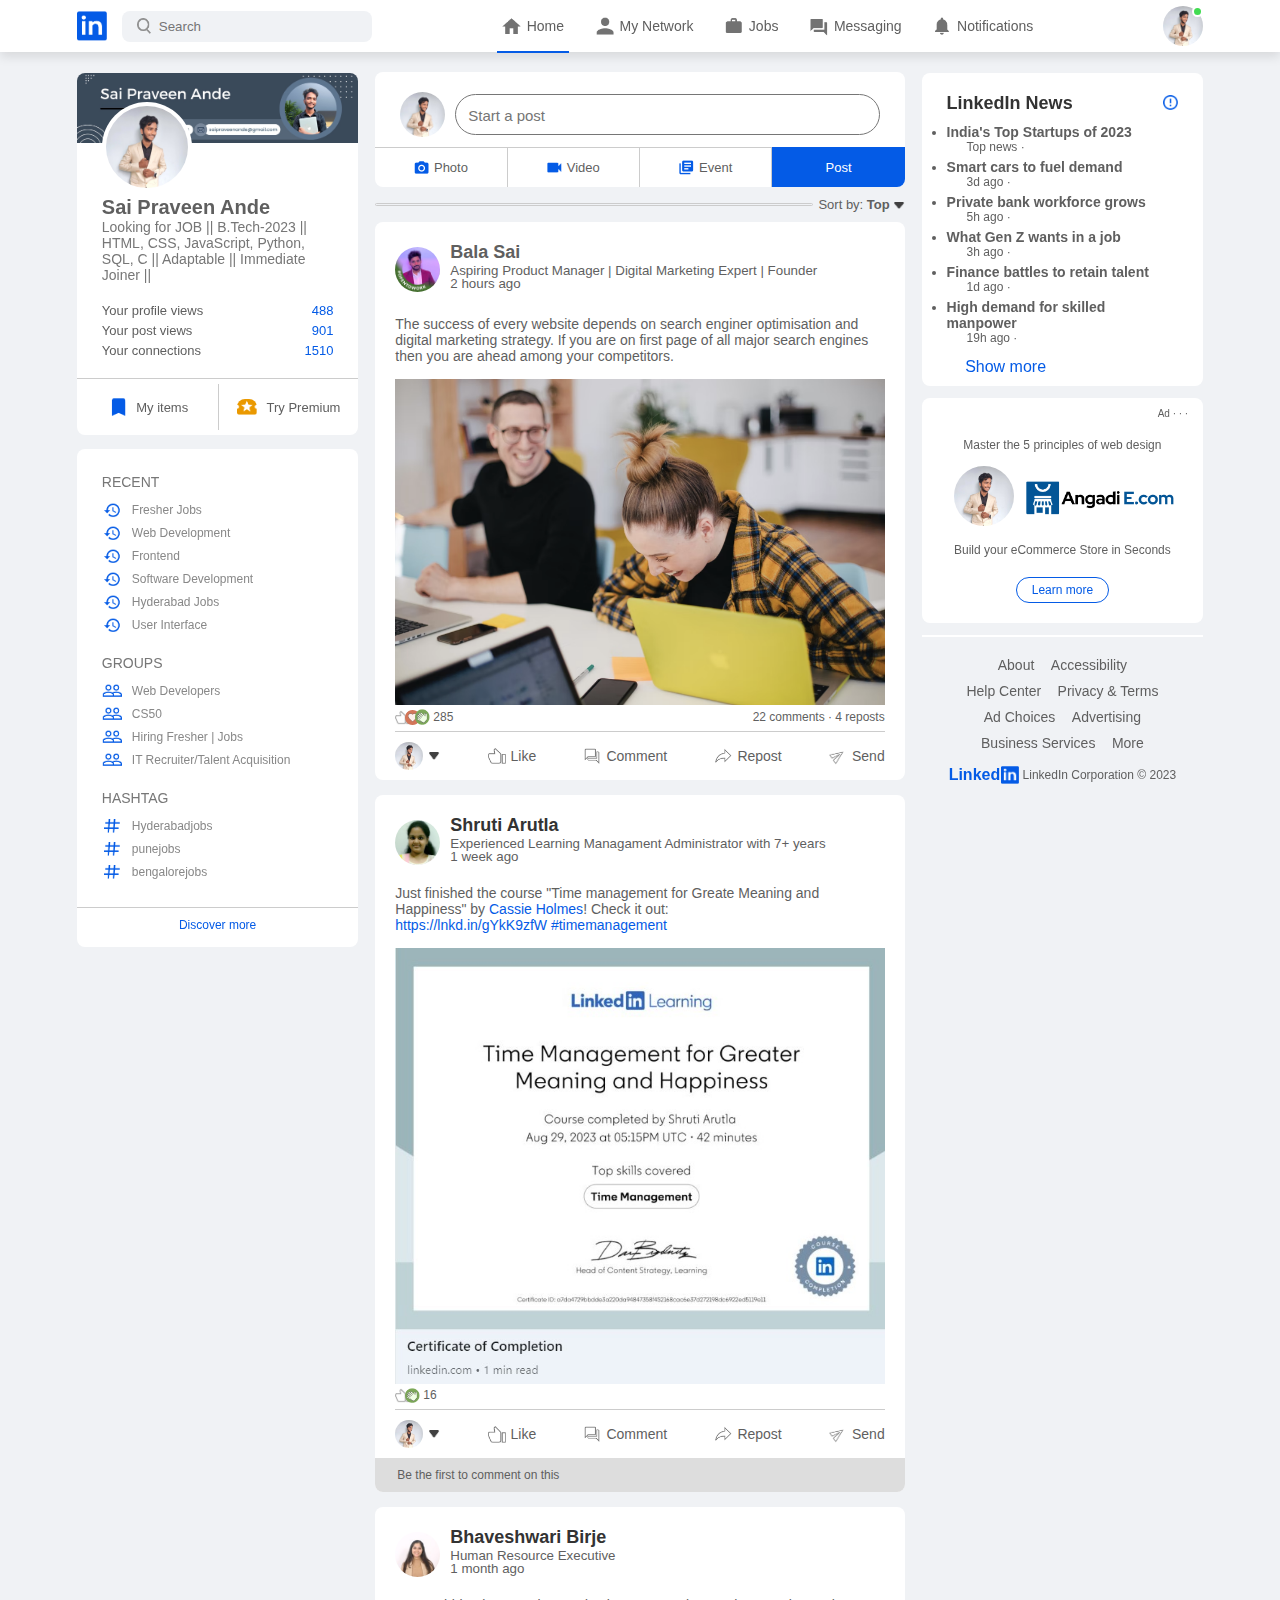
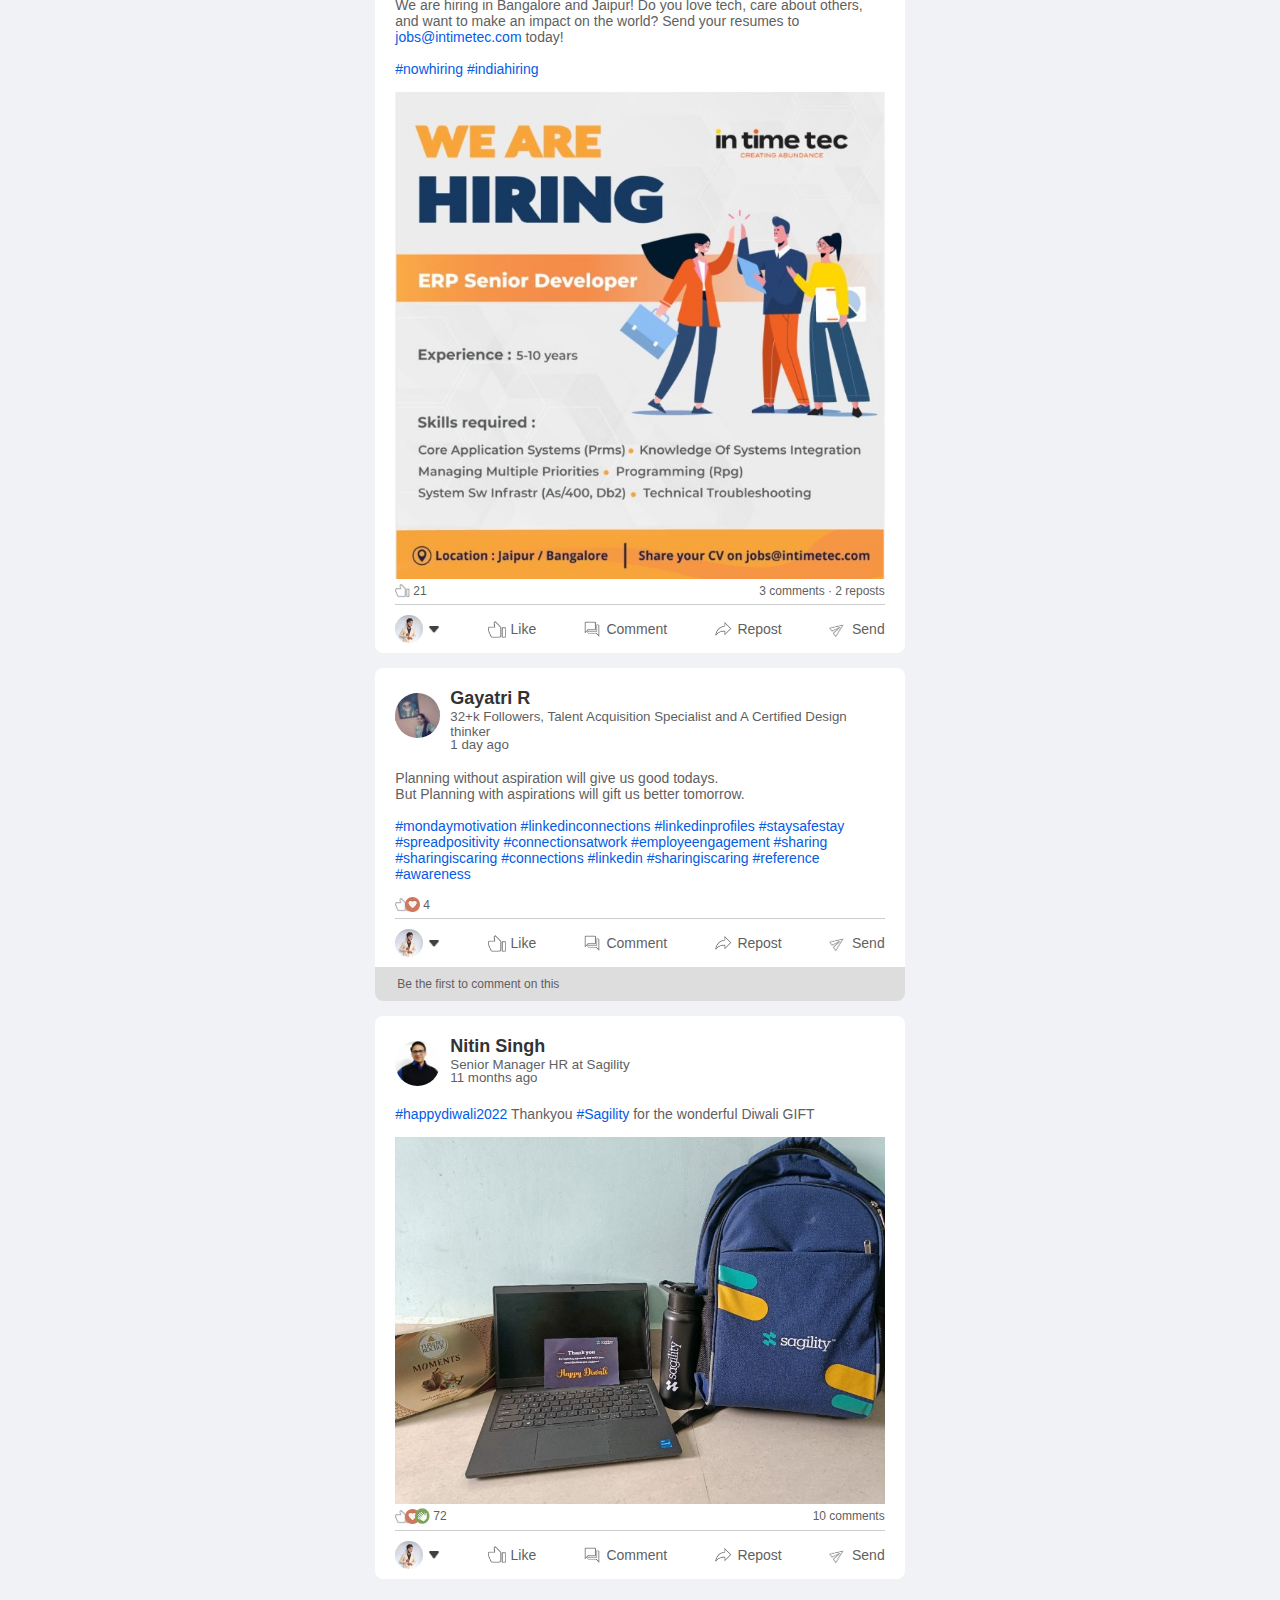
<file: index.html>
<!DOCTYPE html>
<html lang="en">
<head>
    <meta charset="UTF-8">
    <meta name="viewport" content="width=device-width, initial-scale=1.0">
    <title>LinkedIn</title>
    <link rel="stylesheet" href="./style.css">
</head>
<body>

    <nav class="navbar">
        <div class="navbar-left">
            <a href="index.html" class="logo"> <img src="./images/logo.png"/></a>
            <div class="search-box">
                <img src="./images/search.png"/>
                <input type="text" placeholder="Search"/>
            </div>
        </div>
        <div class="navbar-center">
            <ul type="none">
                <li><a href="index.html" class="active-link"><img src="./images/home.png"/><span>Home</span></a></li>
                <li><a href="#"><img src="./images/network.png"/><span>My Network</span></a></li>
                <li><a href="#"><img src="./images/jobs.png"/><span>Jobs</span></a></li>
                <li><a href="#"><img src="./images/message.png"/><span>Messaging</span></a></li>
                <li><a href="#"><img src="./images/notification.png"/><span>Notifications</span></a></li>
            </ul>
        </div>
        <div class="navbar-right">
            <div class="online">
            <img src="./images/user-1.jpg" class="nav-profile-img" onclick="toggleMenu()"/>
            </div>
        </div>

        <div class="profile-menu-wrap" id="profileMenu">
            <div class="profile-menu">
                <div class="user-info">
                    <img src="./images/user-1.jpg">
                    <div>
                        <h3>Sai Praveen Ande</h3>
                        <a href="profile.html">View your profile</a>
                    </div>
                </div>
                <hr>
                <a href="#" class="profile-menu-link">
                    <img src="./images/feedback.png"/>
                    <p>Give Feedback</p>
                    <span>></span>
                </a>
                <a href="#" class="profile-menu-link">
                    <img src="./images/setting.png"/>
                    <p>Settings & Privacy</p>
                    <span>></span>
                </a>
                <a href="#" class="profile-menu-link">
                    <img src="./images/help.png"/>
                    <p>Help & Support</p>
                    <span>></span>
                </a>
                <a href="#" class="profile-menu-link">
                    <img src="./images/display.png"/>
                    <p>Display & Accessibility</p>
                    <span>></span>
                </a>
                <a href="#" class="profile-menu-link">
                    <img src="./images/logout.png"/>
                    <p>Sign Out</p>
                    <span>></span>
                </a>
            </div>
        </div>

    </nav>

    <div class="container">
        <div class="left-sidebar">
             <div class="sidebar-profile-box">
                <img src="./images/coverPhoto.jpg" width="100%"/>
                <div class="sidebar-profile-info">
                    <img src="./images/user-1.jpg" />
                    <h1><a href="https://www.linkedin.com/in/saipraveenande/">Sai Praveen Ande</a></h1>
                    <h3>Looking for JOB || B.Tech-2023 || HTML, CSS, JavaScript, Python, SQL, C || Adaptable || Immediate Joiner ||</h3>
                    <ul type="none">
                        <li>Your profile views<span>488</span></li>
                        <li>Your post views<span>901</span></li>
                        <li>Your connections<span>1510</span></li>
                    </ul>
                </div>
                <div class="sidebar-profile-link">
                    <a href="https://www.linkedin.com/my-items/saved-jobs/?start=0"><img src="./images/items.png"/> My items</a>
                    <a href="https://www.linkedin.com/premium/survey/?destRedirectURL=https%3A%2F%2Fwww.linkedin.com%2Ffeed%2F&referenceId=xdTeZHtzRZeJsNOkuQIhWA%3D%3D&upsellOrderOrigin=premium_homepage_identity_upsell&utype=job"><img src="./images/premium.png"/> Try Premium</a>
                </div>
             </div>
            <div id="sidebarActivity" class="sidebar-activity">
                <h3>RECENT</h3>
                <a href="#"><img src="./images/recent.png" />Fresher Jobs</a>
                <a href="#"><img src="./images/recent.png" />Web Development</a>
                <a href="#"><img src="./images/recent.png" />Frontend</a>
                <a href="#"><img src="./images/recent.png" />Software Development</a>
                <a href="#"><img src="./images/recent.png" />Hyderabad Jobs</a>
                <a href="#"><img src="./images/recent.png" />User Interface</a>
                <h3>GROUPS</h3>
                <a href="#"><img src="./images/group.png" />Web Developers</a>
                <a href="#"><img src="./images/group.png" />CS50</a>
                <a href="#"><img src="./images/group.png" />Hiring Fresher | Jobs</a>
                <a href="#"><img src="./images/group.png" />IT Recruiter/Talent Acquisition</a>
                <h3>HASHTAG</h3>
                <a href="#"><img src="./images/hashtag.png" />Hyderabadjobs</a>
                <a href="#"><img src="./images/hashtag.png" />punejobs</a>
                <a href="#"><img src="./images/hashtag.png" />bengalorejobs</a>
                <div class="discover-more-link">
                    <a href="#">Discover more</a>
                </div>
            </div>
            <p id="showMoreLink" onclick="toggleActivity()">Show more <b>+</b></p>
        </div>

        <div class="main-content">
            <div class="create-post">
                <div class="create-post-input">
                    <img src="./images/user-1.jpg" />
                    <textarea rows="1" placeholder="Start a post"></textarea>
                </div>
                <div class="create-post-link">
                    <li><img src="./images/photo.png" />Photo</li>
                    <li><img src="./images/video.png" />Video</li>
                    <li><img src="./images/event.png" />Event</li>
                    <li>Post</li>
                </div>
            </div>
            <div class="sort-by">
                <hr/>
                <p>Sort by: <span>Top<img src="./images/down-arrow.png"/></span></p>
            </div>
            <div class="post">
                <div class="post-author">
                    <a href="profile.html"><img src="./images/user-3.jpg" /></a>
                    <div>
                        <h1><a href="profile.html">Bala Sai</a></h1>
                        <small>Aspiring Product Manager | Digital Marketing Expert | Founder</small>
                        <small>2 hours ago</small>
                    </div>
                </div>
                <p>The success of every website depends on search enginer optimisation and digital marketing strategy. If you are on first page of all major search engines then you are ahead among your competitors.</p>
                <img src="./images/post-image-1.png" width="100%">
                <div class="post-stats">
                    <div>
                        <img src="./images/thumbsup.png"/>
                        <img src="./images/love.png"/>
                        <img src="./images/clap.png"/>
                        <span class="liked-users">285</span>
                    </div>
                    <div>
                        <span>22 comments &middot; 4 reposts</span>
                    </div>
                </div>
                <div class="post-activity">
                    <div>
                        <img src="./images/user-1.jpg" class="post-activity-user-icon"/>
                        <img src="./images/down-arrow.png" class="post-activity-arrow-icon"/>
                    </div>
                    <div class="post-activity-link">
                        <img src="./images/like.png"/>
                        <span>Like</span>
                    </div>
                    <div class="post-activity-link">
                        <img src="./images/comment.png"/>
                        <span>Comment</span>
                    </div>
                    <div class="post-activity-link">
                        <img src="./images/share.png"/>
                        <span>Repost</span>
                    </div>
                    <div class="post-activity-link">
                        <img src="./images/send.png"/>
                        <span>Send</span>
                    </div>
                </div>
            </div>
            <div class="post">
                <div class="post-author">
                    <img src="./images/user-6.jpg" />
                    <div>
                        <h1>Shruti Arutla</h1>
                        <small>Experienced Learning Managament Administrator with 7+ years</small>
                        <small>1 week ago</small>
                    </div>
                </div>
                <p>Just finished the course "Time management for Greate Meaning and Happiness" by <a href="https://www.linkedin.com/in/cassiemholmes/">Cassie Holmes</a>! Check it out: <br><a href="https://www.linkedin.com/learning/certificates/a7da4729bbdde3a220da94847358f452168cac6e37d272198dc6922ed5119e11?trk=share_certificate">https://lnkd.in/gYkK9zfW</a><a href="#"> #timemanagement</a></p>
                <a href="https://www.linkedin.com/learning/certificates/a7da4729bbdde3a220da94847358f452168cac6e37d272198dc6922ed5119e11?trk=share_certificate"><img src="./images/post-2.jpg" width="100%"></a>
                <div class="post-stats">
                    <div>
                        <img src="./images/thumbsup.png"/>
                        <img src="./images/clap.png"/>
                        <span class="liked-users">16</span>
                    </div>
                </div>
                <div class="post-activity">
                    <div>
                        <img src="./images/user-1.jpg" class="post-activity-user-icon"/>
                        <img src="./images/down-arrow.png" class="post-activity-arrow-icon"/>
                    </div>
                    <div class="post-activity-link">
                        <img src="./images/like.png"/>
                        <span>Like</span>
                    </div>
                    <div class="post-activity-link">
                        <img src="./images/comment.png"/>
                        <span>Comment</span>
                    </div>
                    <div class="post-activity-link">
                        <img src="./images/share.png"/>
                        <span>Repost</span>
                    </div>
                    <div class="post-activity-link">
                        <img src="./images/send.png"/>
                        <span>Send</span>
                    </div>
                </div>
                <p>Be the first to comment on this</p>
            </div>
            <div class="post">
                <div class="post-author">
                    <img src="./images/user3.jpg">
                    <div>
                        <h1>Bhaveshwari Birje</h1>
                        <small>Human Resource Executive</small>
                        <small>1 month ago</small>
                    </div>
                </div>
                <p>We are hiring in Bangalore and Jaipur! Do you love tech, care about others, and want to make an impact on the world? Send your resumes to <a href="#">jobs@intimetec.com</a> today!<br> <br>                    <a href="#"> #nowhiring</a> <a href="#"> #indiahiring</a></p>
                <img src="./images/post-3.jpg" width="100%">
                <div class="post-stats">
                    <div>
                        <img src="./images/thumbsup.png"/>
                        <span class="liked-users">21</span>
                    </div>
                    <div>
                        <span>3 comments &middot; 2 reposts</span>
                    </div>
                </div>
                <div class="post-activity">
                    <div>
                        <img src="./images/user-1.jpg" class="post-activity-user-icon"/>
                        <img src="./images/down-arrow.png" class="post-activity-arrow-icon"/>
                    </div>
                    <div class="post-activity-link">
                        <img src="./images/like.png"/>
                        <span>Like</span>
                    </div>
                    <div class="post-activity-link">
                        <img src="./images/comment.png"/>
                        <span>Comment</span>
                    </div>
                    <div class="post-activity-link">
                        <img src="./images/share.png"/>
                        <span>Repost</span>
                    </div>
                    <div class="post-activity-link">
                        <img src="./images/send.png"/>
                        <span>Send</span>
                    </div>
                </div>
            </div>
            <div class="post">
                <div class="post-author">
                    <img src="./images/user4.jpg" />
                    <div>
                        <h1>Gayatri R</h1>
                        <small>32+k Followers, Talent Acquisition Specialist and A Certified Design thinker</small>
                        <small>1 day ago</small>
                    </div>
                </div>
                <p>Planning without aspiration will give us good todays.<br/>
                    But Planning with aspirations will gift us better tomorrow.<br/><br/>
                    
                    <a href="#">#mondaymotivation</a> <a href="#">#linkedinconnections</a> <a href="#">#linkedinprofiles</a> <a href="#">#staysafestay</a> <a href="#">#spreadpositivity</a> <a href="#">#connectionsatwork</a> <a href="#">#employeengagement</a> <a href="#">#sharing</a>
                     <a href="#">#sharingiscaring</a> <a href="#">#connections</a> <a href="#">#linkedin</a> <a href="#">#sharingiscaring</a> <a href="#">#reference</a> <a href="#">#awareness</a></p>
                <div class="post-stats">
                    <div>
                        <img src="./images/thumbsup.png"/>
                        <img src="./images/love.png"/>
                        <span class="liked-users">4</span>
                    </div>
                </div>
                <div class="post-activity">
                    <div>
                        <img src="./images/user-1.jpg" class="post-activity-user-icon"/>
                        <img src="./images/down-arrow.png" class="post-activity-arrow-icon"/>
                    </div>
                    <div class="post-activity-link">
                        <img src="./images/like.png"/>
                        <span>Like</span>
                    </div>
                    <div class="post-activity-link">
                        <img src="./images/comment.png"/>
                        <span>Comment</span>
                    </div>
                    <div class="post-activity-link">
                        <img src="./images/share.png"/>
                        <span>Repost</span>
                    </div>
                    <div class="post-activity-link">
                        <img src="./images/send.png"/>
                        <span>Send</span>
                    </div>
                </div>
                <p>Be the first to comment on this</p>
            </div>
            <div class="post">
                <div class="post-author">
                    <img src="./images/user5.jpg" />
                    <div>
                        <h1>Nitin Singh</h1>
                        <small>Senior Manager HR at Sagility</small>
                        <small>11 months ago</small>
                    </div>
                </div>
                <p><a href="#">#happydiwali2022</a> Thankyou <a href="#">#Sagility</a> for the wonderful Diwali GIFT</p>
                <img src="./images/post-5.jpg" width="100%">
                <div class="post-stats">
                    <div>
                        <img src="./images/thumbsup.png"/>
                        <img src="./images/love.png"/>
                        <img src="./images/clap.png"/>
                        <span class="liked-users">72</span>
                    </div>
                    <div>
                        <span>10 comments</span>
                    </div>
                </div>
                <div class="post-activity">
                    <div>
                        <img src="./images/user-1.jpg" class="post-activity-user-icon"/>
                        <img src="./images/down-arrow.png" class="post-activity-arrow-icon"/>
                    </div>
                    <div class="post-activity-link">
                        <img src="./images/like.png"/>
                        <span>Like</span>
                    </div>
                    <div class="post-activity-link">
                        <img src="./images/comment.png"/>
                        <span>Comment</span>
                    </div>
                    <div class="post-activity-link">
                        <img src="./images/share.png"/>
                        <span>Repost</span>
                    </div>
                    <div class="post-activity-link">
                        <img src="./images/send.png"/>
                        <span>Send</span>
                    </div>
                </div>
            </div>
        </div>

        <div class="right-sidebar">
            <div class="sidebar-news">
                <img src="./images/more.png" class="info-icon"/>
                <h3>LinkedIn News</h3>
                <li><a href="#">India's Top Startups of 2023</a>
                <p>Top news &middot;</p></li>
                <li><a href="#">Smart cars to fuel demand</a>
                <p>3d ago &middot;</p></li>
                <li><a href="#">Private bank workforce grows</a>
                <p>5h ago &middot;</p></li>
                <li><a href="#">What Gen Z wants in a job</a>
                <p>3h ago &middot;</p></li>
                <li><a href="#">Finance battles to retain talent</a>
                <p>1d ago &middot;</p></li>
                <li><a href="#">High demand for skilled manpower</a>
                <p>19h ago &middot;</p></li><br/>
                <a href="#" class="show-more-link">Show more</a>
            </div>
            <div class="sidebar-ad">
                <small>Ad &middot; &middot; &middot;</small>
                <p>Master the 5 principles of web design</p>
                <div>
                    <img src="./images/user-1.jpg"/>
                    <img  src="./images/angadiecom.png"/>
                </div>
                <strong>Build your eCommerce Store in Seconds</strong>
                <a href="https://angadie.com" target="_blank" class="ad-link">Learn more</a>
            </div>
            <div class="sidebar-useful-links">
                <a href="#">About</a>
                <a href="#">Accessibility</a>
                <a href="#">Help Center</a>
                <a href="#">Privacy & Terms</a>
                <a href="#">Ad Choices</a>
                <a href="#">Advertising</a>
                <a href="#">Business Services</a>
                <a href="#">More</a>

                <div class="copyright-msg">
                    <span>Linked</span><img src="./images/logo.png"/>
                    <p>&nbsp;LinkedIn Corporation &#169; 2023</p>
                </div>
            </div>
        </div>
    </div>
<script>
    let profileMenu = document.getElementById("profileMenu");
    let sideActivity = document.getElementById("sidebarActivity");
    let moreLink = document.getElementById("showMoreLink");

    toggleMenu=()=>{profileMenu.classList.toggle("open-menu");
    }
    toggleActivity = () =>{
        sideActivity.classList.toggle("open-activity");
        if(sideActivity.classList.contains("open-activity")){
            moreLink.innerHTML = "Show less <b>-</b>";
        }
        else{
            moreLink.innerHTML = "Show more <b>+</b>";
        }
    }
</script>
</body>
</html>
</file>
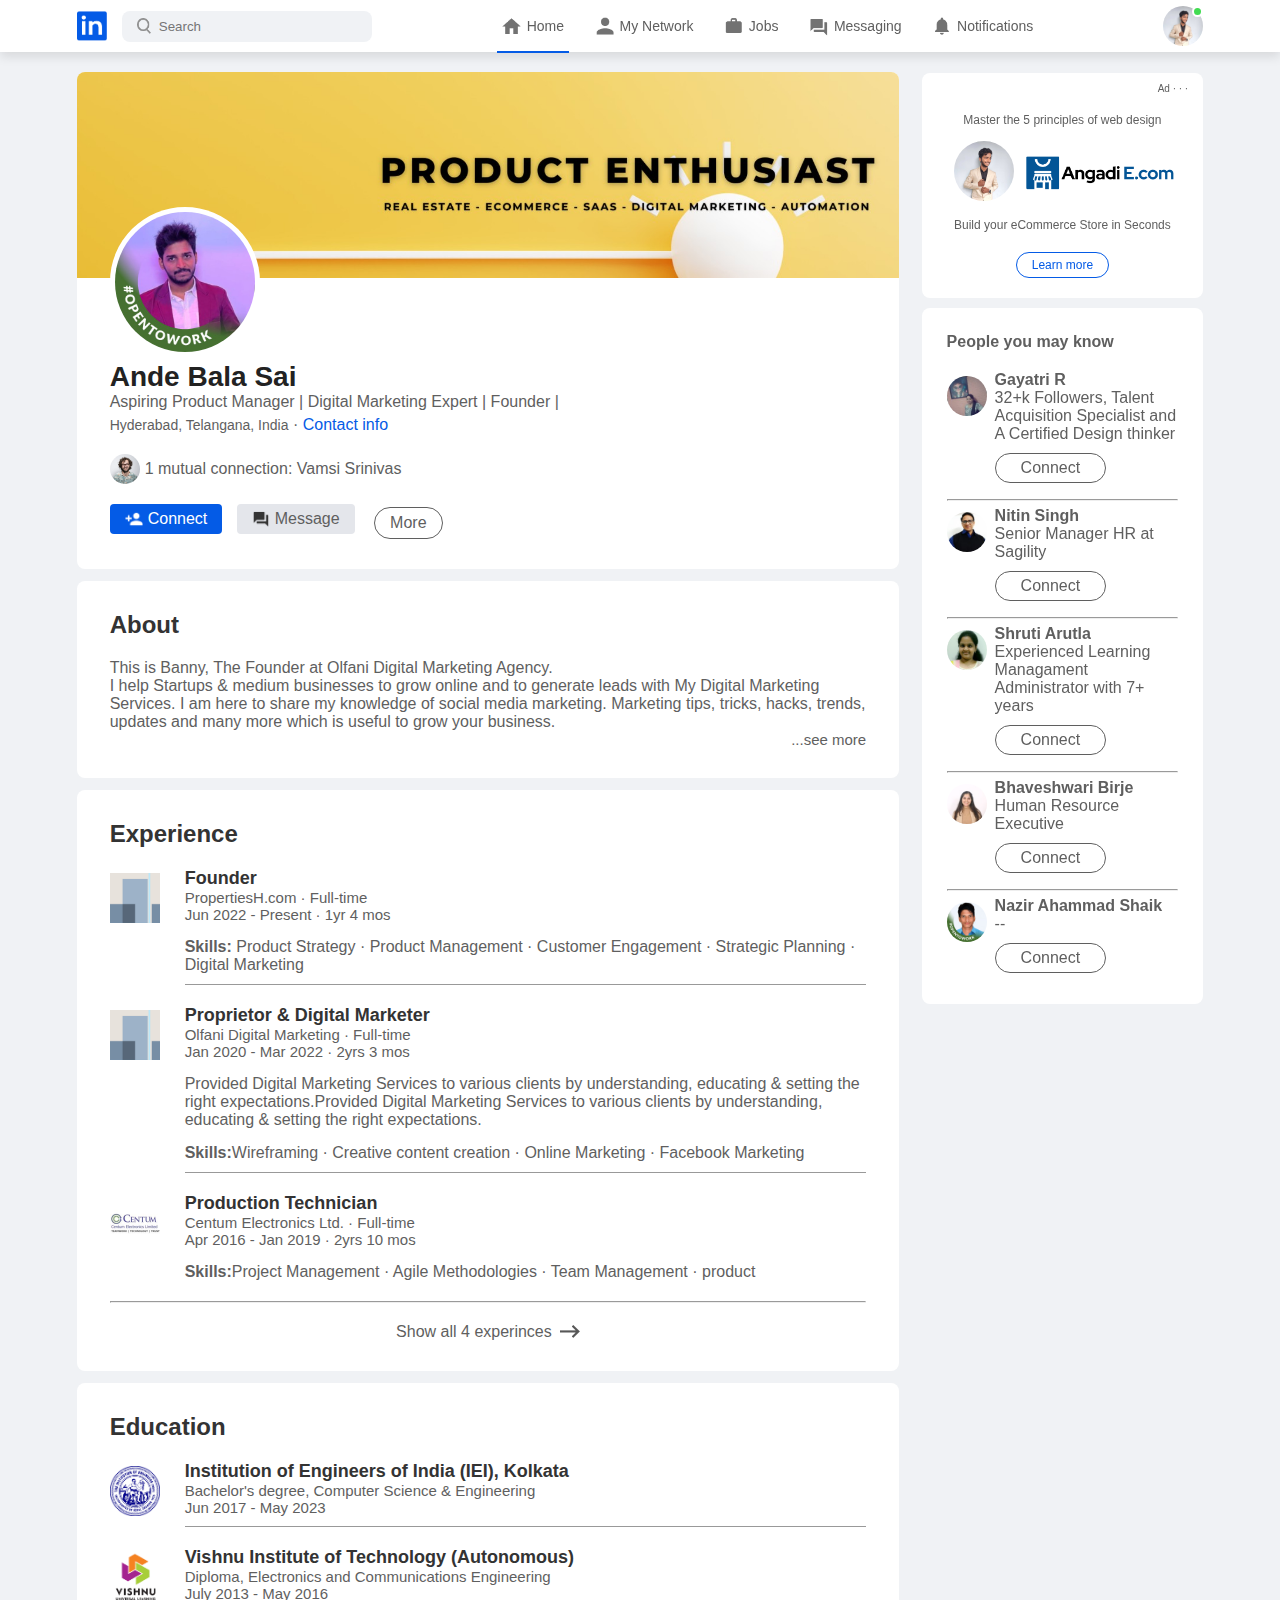
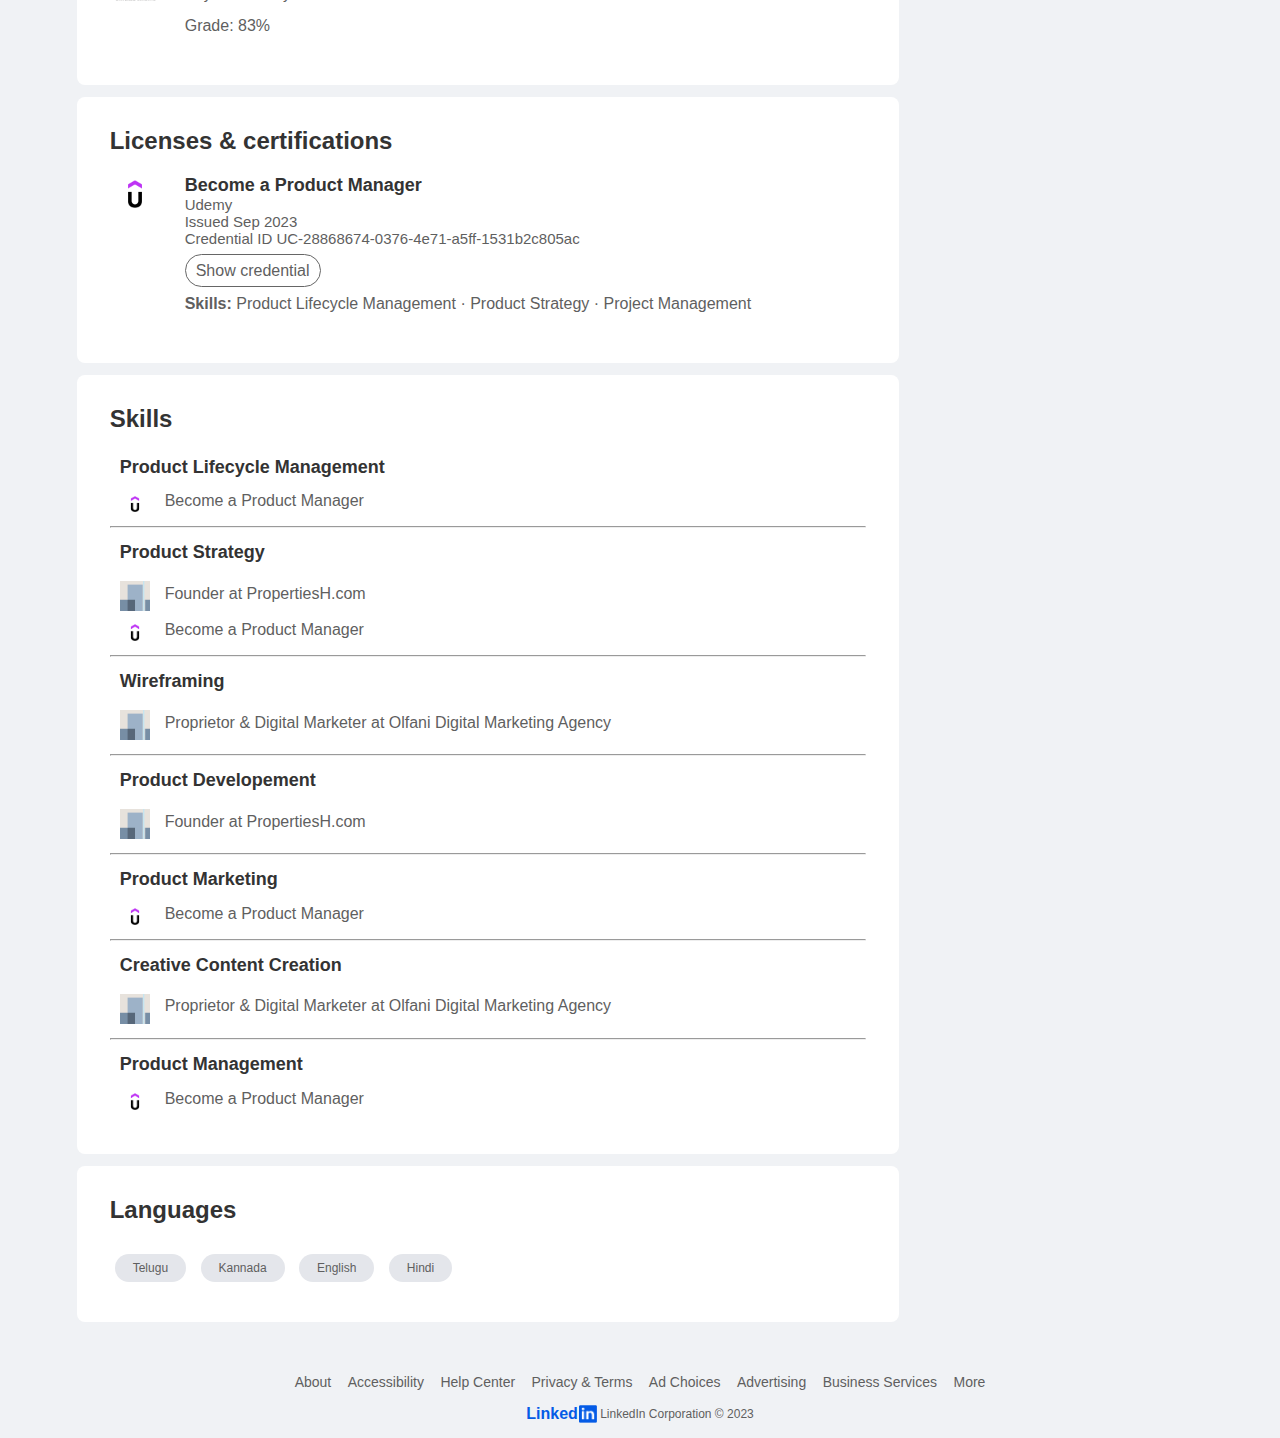
<file: profile.html>
<!DOCTYPE html>
<html lang="en">
<head>
    <meta charset="UTF-8">
    <meta name="viewport" content="width=device-width, initial-scale=1.0">
    <title>LinkedIn</title>
    <link rel="stylesheet" href="./style.css">
</head>
<body>

    <nav class="navbar">
        <div class="navbar-left">
            <a href="index.html" class="logo"> <img src="./images/logo.png"/></a>
            <div class="search-box">
                <img src="./images/search.png"/>
                <input type="text" placeholder="Search"/>
            </div>
        </div>
        <div class="navbar-center">
            <ul type="none">
                <li><a href="index.html" class="active-link"><img src="./images/home.png"/><span>Home</span></a></li>
                <li><a href="#"><img src="./images/network.png"/><span>My Network</span></a></li>
                <li><a href="#"><img src="./images/jobs.png"/><span>Jobs</span></a></li>
                <li><a href="#"><img src="./images/message.png"/><span>Messaging</span></a></li>
                <li><a href="#"><img src="./images/notification.png"/><span>Notifications</span></a></li>
            </ul>
        </div>
        <div class="navbar-right">
            <div class="online">
            <img src="./images/user-1.jpg" class="nav-profile-img" onclick="toggleMenu()"/>
            </div>
        </div>

        <div class="profile-menu-wrap" id="profileMenu">
            <div class="profile-menu">
                <div class="user-info">
                    <img src="./images/user-1.jpg">
                    <div>
                        <h3>Sai Praveen Ande</h3>
                        <a href="#">View your profile</a>
                    </div>
                </div>
                <hr>
                <a href="#" class="profile-menu-link">
                    <img src="./images/feedback.png"/>
                    <p>Give Feedback</p>
                    <span>></span>
                </a>
                <a href="#" class="profile-menu-link">
                    <img src="./images/setting.png"/>
                    <p>Settings & Privacy</p>
                    <span>></span>
                </a>
                <a href="#" class="profile-menu-link">
                    <img src="./images/help.png"/>
                    <p>Help & Support</p>
                    <span>></span>
                </a>
                <a href="#" class="profile-menu-link">
                    <img src="./images/display.png"/>
                    <p>Display & Accessibility</p>
                    <span>></span>
                </a>
                <a href="#" class="profile-menu-link">
                    <img src="./images/logout.png"/>
                    <p>Sign Out</p>
                    <span>></span>
                </a>
            </div>
        </div>

    </nav>

    <div class="container">
        <div class="profile-main">
          <div class="profile-container">
            <img src="./images/coverpic.jpg" class='cover-pic' width="100%">
            <div class="profile-container-inner">
                <img src="./images/user-3.jpg" class="profile-pic">
                <h1>Ande Bala Sai</h1>
                <b>Aspiring Product Manager | Digital Marketing Expert | Founder |</b>
                <p><span>Hyderabad, Telangana, India</span> &middot; <a href="#">Contact info</a></p>
                <div class="mutual-connection">
                    <img src="./images/user-2.png">
                    <span>1 mutual connection: Vamsi Srinivas</span>
                </div>
                <div class="profile-btn">
                    <a href="#" class="primary-btn"><img src="./images/connect.png">Connect</a>
                    <a href="#"><img src="./images/chat.png">Message</a>
                    <a id="more" href="#">More</a>
                    <a id="ellipsis" href="#"><b>⋮</b></a>
                </div>
            </div>
          </div>
          <div class="profile-description">
            <h2>About</h2>
            <p>This is Banny, The Founder at Olfani Digital Marketing Agency. <br/>I help Startups & medium businesses to grow online and to generate leads with My Digital Marketing Services. I am here to share my knowledge of social media marketing. Marketing tips, tricks, hacks, trends, updates and many more which is useful to grow your business.</p>
            <a href="#" class="see-more-link">...see more</a>
          </div>
          <div class="profile-description">
            <h2>Experience</h2>
            <div class="profile-desc-row">
                <img src="./images/default-company.png">
                <div>
                    <h3>Founder</h3>
                    <b>PropertiesH.com &middot; Full-time</b>
                    <b>Jun 2022 - Present &middot; 1yr 4 mos</b>
                    <p><strong>Skills:</strong> Product Strategy &middot; Product Management &middot; Customer Engagement &middot; Strategic Planning &middot; Digital Marketing</p>
                    <hr/>
                </div>
            </div>
            <div class="profile-desc-row">
                <img src="./images/default-company.png">
                <div>
                    <h3>Proprietor & Digital Marketer</h3>
                    <b>Olfani Digital Marketing &middot; Full-time</b>
                    <b>Jan 2020 - Mar 2022 &middot; 2yrs 3 mos</b>
                    <p>Provided Digital Marketing Services to various clients by understanding, educating & setting the right expectations.Provided Digital Marketing Services to various clients by understanding, educating & setting the right expectations.</p>
                    <p><strong>Skills:</strong>Wireframing &middot; Creative content creation &middot; Online Marketing &middot; Facebook Marketing</p>
                    <hr/>
                </div>
            </div>
            <div class="profile-desc-row">
                <img src="./images/centum.jpg">
                <div>
                    <h3>Production Technician</h3>
                    <b>Centum Electronics Ltd. &middot; Full-time</b>
                    <b>Apr 2016 - Jan 2019 &middot; 2yrs 10 mos</b>
                    <p><strong>Skills:</strong>Project Management &middot; Agile Methodologies &middot; Team Management &middot; product</p>
                </div>
            </div>
            <hr>
            <a href="#" class="experience-link">Show all 4 experinces <img src="./images/right-arrow.png" ></a>
        </div>

        <div class="profile-description">
            <h2>Education</h2>
            <div class="profile-desc-row">
                <img src="./images/amie.png">
                <div>
                    <h3>Institution of Engineers of India (IEI), Kolkata</h3>
                    <b>Bachelor's degree, Computer Science & Engineering</b>
                    <b>Jun 2017 - May 2023</b>
                    <hr/>
                </div>
            </div>
            <div class="profile-desc-row">
                <img src="./images/vishnu.png">
                <div>
                    <h3> Vishnu Institute of Technology (Autonomous)</h3>
                    <b>Diploma, Electronics and Communications Engineering</b>
                    <b>July 2013 - May 2016</b>
                    <p>Grade: 83%</p>
                </div>
            </div>
            </div>
            <div class="profile-description">
                <h2>Licenses & certifications</h2>
                <div class="profile-desc-row">
                    <img src="./images/udemy.png">
                    <div>
                        <h3>Become a Product Manager</h3>
                        <b>Udemy</b>
                        <b>Issued Sep 2023</b>
                        <b id="bottom">Credential ID UC-28868674-0376-4e71-a5ff-1531b2c805ac</b>
                        <a href="https://www.udemy.com/certificate/UC-28868674-0376-4e71-a5ff-1531b2c805ac/" target="_blank" class="credential">Show credential</a>
                        <p><strong>Skills: </strong>Product Lifecycle Management &middot; Product Strategy &middot; Project Management</p>
                    </div>
                </div>
            </div>
            <div class="profile-description">
                <h2>Skills</h2>
                <div class="skils">
                    <a href="#">Product Lifecycle Management</a>
                    <a href="#"><img src="./images/udemy.png"> Become a Product Manager</a>
                </div>
                <hr>
                <div class="skils">
                    <a href="#">Product Strategy</a>
                    <a href="#"><img src="./images/default-company.png"> Founder at PropertiesH.com</a>
                    <a href="#"><img src="./images/udemy.png"> Become a Product Manager</a>
                </div>
                <hr>
                <div class="skils">
                    <a href="#">Wireframing</a>
                    <a href="#"><img src="./images/default-company.png"> Proprietor & Digital Marketer at Olfani Digital Marketing Agency</a>
                </div>
                <hr>
                <div class="skils">
                    <a href="#">Product Developement</a>
                    <a href="#"><img src="./images/default-company.png"> Founder at PropertiesH.com</a>
                </div>
                <hr>
                <div class="skils">
                    <a href="#">Product Marketing</a>
                    <a href="#"><img src="./images/udemy.png"> Become a Product Manager</a>
                </div>
                <hr>
                <div class="skils">
                    <a href="#">Creative Content Creation</a>
                    <a href="#"><img src="./images/default-company.png"> Proprietor & Digital Marketer at Olfani Digital Marketing Agency</a>
                </div>
                <hr>
                <div class="skils">
                    <a href="#">Product Management</a>
                    <a href="#"><img src="./images/udemy.png"> Become a Product Manager</a>
                </div>
            </div>
            <div class="profile-description">
                <h2>Languages</h2>
                <a href="#" class="language-btn">Telugu</a>
                <a href="#" class="language-btn">Kannada</a>
                <a href="#" class="language-btn">English</a>
                <a href="#" class="language-btn">Hindi</a>
            </div>
        </div>


        <div class="profile-sidebar">
            <div class="sidebar-ad">
                <small>Ad &middot; &middot; &middot;</small>
                <p>Master the 5 principles of web design</p>
                <div>
                    <img src="./images/user-1.jpg"/>
                    <img  src="./images/angadiecom.png"/>
                </div>
                <strong>Build your eCommerce Store in Seconds</strong>
                <a href="https://angadie.com" target="_blank" class="ad-link">Learn more</a>
            </div>
            <div class="sidebar-people">
                <h3>People you may know</h3>
                <div class="sidebar-people-row">
                    <img src="./images/user4.jpg">
                    <div>
                        <h2>Gayatri R</h2>
                        <p>32+k Followers, Talent Acquisition Specialist and A Certified Design thinker</p>
                        <a href="#">Connect</a>
                    </div>
                </div>
                <hr>
                <div class="sidebar-people-row">
                    <img src="./images/user5.jpg">
                    <div>
                        <h2>Nitin Singh</h2>
                        <p>Senior Manager HR at Sagility</p>
                        <a href="#">Connect</a>
                    </div>
                </div>
                <hr>
                <div class="sidebar-people-row">
                    <img src="./images/user-6.jpg">
                    <div>
                        <h2>Shruti Arutla</h2>
                        <p>Experienced Learning Managament Administrator with 7+ years</p>
                        <a href="#">Connect</a>
                    </div>
                </div>
                <hr>
                <div class="sidebar-people-row">
                    <img src="./images/user3.jpg">
                    <div>
                        <h2>Bhaveshwari Birje</h2>
                        <p>Human Resource Executive</p>
                        <a href="#">Connect</a>
                    </div>
                </div>
                <hr>
                <div class="sidebar-people-row">
                    <img src="./images/user6.jpg">
                    <div>
                        <h2>Nazir Ahammad Shaik</h2>
                        <p>--</p>
                        <a href="#">Connect</a>
                    </div>
                </div>
            </div>
        </div>
    </div>
    <div class="profile-footer">
        <div class="sidebar-useful-links">
            <a href="#">About</a>
            <a href="#">Accessibility</a>
            <a href="#">Help Center</a>
            <a href="#">Privacy & Terms</a>
            <a href="#">Ad Choices</a>
            <a href="#">Advertising</a>
            <a href="#">Business Services</a>
            <a href="#">More</a>

            <div class="copyright-msg">
                <span>Linked</span><img src="./images/logo.png"/>
                <p>&nbsp;LinkedIn Corporation &#169; 2023</p>
            </div>
        </div>
    </div>


    <script>
        let profileMenu = document.getElementById("profileMenu");
        toggleMenu=()=>{profileMenu.classList.toggle("open-menu");
        }
    </script>
</body>
</html>
</file>
<file: style.css>
*{
    margin:0;
    padding:0;
    font-family: sans-serif;
    box-sizing: border-box;
}
body{
    background-color: #f0f2f5;
    color: #5f5f5f;
}
a{
    text-decoration: none;
    color:#5f5f5f;
}
.navbar{
    display: flex;
    align-items: center;    
    justify-content: space-between;
    background: #fff;
    padding: 6px 6%;
    position: sticky;
    top:0;
    z-index: 100;
    box-shadow: 0 5px 10px rgba(0,0,0,0.1);
}
.logo img{
    width:30px;
    margin-right: 15px;
    display: block;
}
.navbar-center ul li{
    display: inline-block;
}
.navbar-center ul li a{
    display: flex;
    align-items: center;
    font-size: 14px;
    margin: 5px 8px;
    padding-right: 5px;
    position:relative;
}
.navbar-center ul li a img{
    width: 30px;
}
.navbar-center ul li a::after{
    content:" ";
    width: 0;
    height: 2px;
    background: #045be6;
    position:absolute;
    bottom: -12px;
    transition: width 0.3s;

}
.navbar-center ul li a:hover::after, .navbar-center ul li a.active-link::after{
    width:100%;
}
.nav-profile-img{
    width:40px;
    border-radius: 50%;
    cursor: pointer;
    display: block;
    position:relative;
}
.online{
    position: relative;
}
.online::after{
    background-color: #41db51;
    content:" ";
    width: 7px;
    height: 7px;
    border:2px solid #fff;
    border-radius: 50%;
    top:0;
    right:0;
    position:absolute;
}
.search-box{
    background: #f0f2f5;
    width:250px;
    border-radius: 8px;
    display: flex;
    align-items: center;
    padding:0 15px;
}
.navbar-left{
    display: flex;
    align-items: center;
}
.search-box img{
    width:14px;
}
.search-box input{
    width:100%;
    background: transparent;
    padding: 8px;
    outline: none;
    border:0;
}
.profile-menu-wrap{
    position: absolute;
    width:320px;
    top: 100%;
    right: 5%;
    max-height: 0;
    overflow: hidden;
    transition: max-height 0.5s;
}
.profile-menu-wrap.open-menu{
    max-height: 400px;
}
.profile-menu{
    background-color: #222;
    color: #fff;
    padding: 20px;
    border-radius: 8px;
    margin:10px;
}
.user-info{
    display: flex;
    align-items: center;
}
.user-info img{
    width:50px;
    border-radius: 50%;
    margin-right: 15px;
}
.user-info h3{
    font-weight: 500;
}
.user-info a{
    color: #c9dbf8;
    font-size: 13px;
}
.profile-menu hr{
    border: 0;
    background-color: #fff;
    height: 1px;
    width: 100%;
    margin: 15px 0 10px;
}
.profile-menu-link{
    display: flex;
    align-items: center;
    color: #fff;
    margin: 12px 0;
    font-size: 14px;
}
.profile-menu-link p{
    width: 100%;
}
.profile-menu-link img{
    width: 35px;
    margin-right: 15px;
}




.container{
    padding: 20px 6%;
    display: flex;
    flex-wrap: wrap;
    justify-content: space-between;
}

/* left side bar design */
.left-sidebar{
    flex-basis:25%;
    align-self: flex-start;
    position: sticky;
    top:73px;
}
.sidebar-profile-box{
    background: #fff;
    border-radius: 8px;
}
.sidebar-profile-box img{
    border-top-right-radius: 8px;
    border-top-left-radius: 8px;
}
.sidebar-profile-info{
    padding: 0 25px;
}
.sidebar-profile-info img{
    width: 90px;
    border-radius: 50%;
    background-color: #fff;
    padding:4px;
    margin-top: -45px;
}
.sidebar-profile-info h1{
    font-size: 20px;
    font-weight: 700;
    color:#222;
}
.sidebar-profile-info h3{
    font-size: 14px;
    font-weight: 500;
    color:#777;
}
.sidebar-profile-info ul{
    margin: 20px 0;
}
.sidebar-profile-info ul li{
    width:100%;
    margin: 5px 0;
    font-size: 13px;
}
.sidebar-profile-info ul li span{
    float:right;
    color:#045be6;
}
.sidebar-profile-link{
    display: flex;
    align-items: center;
    border-top: 1px solid #ccc;
}
.sidebar-profile-link a{
    flex-basis: 50%;
    display: flex;
    align-items: center;
    justify-content: center;
    padding:15px 0;
    border-left:1px solid #ccc;
    font-size: 13px;
}
.sidebar-profile-link a:first-child{
    border-left:0;
}
.sidebar-profile-link a img{
    width:20px;
    margin-right: 10px;
}
.sidebar-activity{
    background:#fff;
    padding:5px 25px;
    margin: 14px 0;
    border-radius: 8px;
}
.sidebar-activity h3{
    color: #777;
    font-size:14px;
    font-weight: 500;
    margin:20px 0 10px;
}
.sidebar-activity a{
    color:#888;
    display: flex;
    align-items: center;
    margin:3px 0;
    font-size: 12px;
    font-weight: 500;
}
.sidebar-activity a img{
    width:20px;
    margin-right:10px;
}
.discover-more-link{
    border-top:1px solid #ccc;
    text-align: center;
    margin:25px -25px 0;
}
.discover-more-link a{
    color: #045be6;
    display: inline-block;
    margin:10px 0;
}

/* Right side bar design */
.right-sidebar{
    flex-basis:25%;
    align-self: flex-start;
    position: sticky;
    top:73px;
}
.sidebar-news{
    background: #fff;
    border-radius: 8px;
    padding:10px 25px;
}
.info-icon{
    width:15px;
    float:right;
    margin-top:12px;
}
.sidebar-news h3{
    font-size: 18px;
    font-weight: 600;
    color:#333;
    margin:10px 0px ;
}
.sidebar-news li{
    font-size: 14px;
    font-weight: 600;
    margin:10px 0 -5px;
}
.sidebar-news p{
    font-weight: 400;
    font-size: 12px;
    margin-left:20px;
}
.show-more-link{
    font-weight: 500;
    color:#045be6;
    margin:0px 0px 20px 8%;
}
.sidebar-ad{
    background: #fff;
    padding:10px 15px;
    text-align:center;
    border-radius: 8px;
    margin:12px 0;
    font-size: 12px;
}
.sidebar-ad img:first-child{
    width:60px;
    border-radius: 50%;
    margin:4px;
}
.sidebar-ad img:last-child{
    width: 150px;
    margin-bottom: 15px;
    margin-left: 4px;
}
.sidebar-ad small{
    float:right;
    font-weight: 500;
}
.sidebar-ad p{
    margin: 30px 0 10px;
}
.sidebar-ad strong{
    display: block;
    font-weight:500;
    margin-top:10px;
}
.ad-link{
    border:1px solid #045be6;
    border-radius: 30px;
    padding:5px 15px;
    display:inline-block;
    margin:20px auto 10px;
    color:#045be6;
    font-weight:500;
}
.sidebar-useful-links{
    border-top: 2px solid #fff;
    padding:15px 25px;
    text-align: center;
}
.sidebar-useful-links a{
    font-size: 14px;
    display: inline-block;
    margin:5px 6px;
}
.copyright-msg{
    display: flex;
    font-size: 12px;
    font-weight: 500;
    margin-top: 10px;
    align-items: center;
    justify-content: center;
}
.copyright-msg img{
    width:18px;
}
.copyright-msg span{
    color: #045be6;
    font-weight: 600;
    font-size: 16px;
    margin-right: 1px;
}


/* main bar design */
.main-content{
    flex-basis:47%;
}
.create-post{
    background-color: #fff;
    border-radius: 8px;
}
.create-post-input{
    padding: 20px 25px 10px;
    display:flex;
    align-items: flex-start;
}
.create-post-input img{
    width:45px;
    border-radius: 50%;
    margin-right:10px;
}
.create-post-input textarea{
    width:100%;
    border-top-right-radius: 30px;
    border-bottom-right-radius: 30px;
    border-bottom-left-radius: 30px;
    border-top-left-radius: 30px;
    padding:12px 0px 10px 12px;
    margin-top: 2px;
    outline:0;
    resize: none;
    background-color: transparent;
    font-size: 15px;    
}
::placeholder{
    font-weight: 500;    
}
.create-post-link{
    display: flex;
    align-items: flex-start;    
}
.create-post-link li{
    list-style: none;
    border-top:1px solid #ccc;
    border-right:1px solid #ccc;
    display: flex;
    flex-basis: 25%;
    justify-content: center;
    align-items: center;
    font-size: 13px;
    height: 40px;
    cursor: pointer;
}
.create-post-link li img{
    width:15px;
    margin-right:5px;
}
.create-post-link li:last-child{
    background-color: #045be6;
    color: #fff;
    border-top: 0;
    border-right: 0;
    border-bottom-right-radius: 8px;
}
.sort-by{
    margin: 10px 0;
    align-items: center;
    display: flex;
}
.sort-by hr{
    flex:1;
    border:1px solid #ccc;
    height: 3px;
    color:#fff;
    border-top-right-radius: 2px;
    border-bottom-right-radius: 2px;
    border-top-left-radius: 2px;
    border-bottom-left-radius: 2px;
}
.sort-by p{
    font-size: 13px;
    padding-left: 5px;
}
.sort-by p span{
    font-weight: 600;
    cursor: pointer;
}
.sort-by p span img{
    width:12px;
    margin-left:3px;
}
.post{
    background:#fff;
    padding: 20px 20px 0px;
    margin:5px 0 15px;
    border-radius: 8px;
}
.post-author{
    display: flex;
    align-items: flex-start;
    margin-bottom: 20px;
}
.post-author img{
    width:45px;
    border-radius: 50%;
    margin-top:5px;
    margin-right:10px;
}
.post-author h1{
    font-size: 18px;
    font-weight: 600;
    color:#333;
}
.post-author small{
    display:block;
    margin-bottom: -2px;
}
.post p{
    font-size: 14px;
    margin-bottom: 15px;
}
.post p:last-child{
    background-color: #ddd;
    font-size: 12px;
    padding:10px 22px;
    margin-left: -20px;
    margin-right: -20px;
    border-bottom-left-radius: 8px;
    border-bottom-right-radius: 8px;
}
.post p a{
    color: #045be6;
}
.post p a:hover{
    text-decoration: underline;
}
.post-stats{
    display: flex;
    flex-wrap: wrap;
    justify-content: space-between;
    align-items:center;
    font-size: 12px;
    border-bottom: 1px solid #ccc;
    padding-bottom: 6px;
}
.post-stats div{
    display: flex;
    align-items: center;
}
.post-stats img{
    width:15px;
    margin-right:-5px;
}
.liked-users{
    margin-left: 8px;
}
.post-activity{
    display: flex;
    align-items: center;
    justify-content: space-between;
    font-size: 14px;
    font-weight: 500;
    padding:10px 0;
}
.post-activity div{
    display:flex;
    align-items: center;
    cursor: pointer;
}
.post-activity-user-icon{
    width: 28px;
    border-radius: 50%;
}
.post-activity-arrow-icon{
    width:12px;
    margin-left:5px;
}
.post-activity-link img{
    width:18px;
    margin-right: 5px;
}




/* profile page */
.profile-main{
    flex-basis: 73%;
}
.profile-sidebar{
    flex-basis: 25%;
}
.profile-container{
    background: #fff;
    border-radius: 8px;
}
.cover-pic{
    border-top-right-radius: 8px;
    border-top-left-radius: 8px;
}
.profile-container-inner{
    padding: 0 4% 10px;
}
.profile-pic{
    width:150px;
    border-radius: 50%;
    margin-top: -75px;
    padding: 5px;
    background-color: #fff;
}
.profile-container h1{
    font-size: 28px;
    font-weight: 600;
    color:#222;
}
.profile-container b{
    font-weight: 500;
}
.profile-container p{
    margin-top: 5px;
}
.profile-container p span{
    font-size: 14px;
}
.profile-container p a{
    color:#045be6;
    font-weight: 500;
    font-size: 16px;
}
/* .profile-container p a:hover{
    text-decoration: underline;
} */
.mutual-connection{
    display: flex;
    align-items: center;
    margin: 20px 0;
}
.mutual-connection img{
    width: 30px;
    border-radius: 50%;
    margin-right: 5px;
}
.profile-btn{
    margin:20px 0;
}
.profile-btn a{
    background-color: #e4e6eb;
    padding:6px 15px;
    border-radius: 4px;
    display: inline-flex;
    align-items: center;
    margin-right: 10px;
}
.profile-btn a img{
    width:18px;
    margin-right: 5px;
}
.profile-btn .primary-btn{
    background-color: #045be6;
    color: #fff;
}
.profile-btn #more, #ellipsis{
    background-color: transparent;
    border-radius: 30px;
    color: #5f5f5f;
    border: 1px solid #5f5f5f;
    margin-left:5px;
}
#ellipsis{
    border-radius: 50%;
}
.profile-description{
    background-color: #fff;
    padding: 20px 4% 30px;
    margin:12px 0;
    border-radius: 8px;
}
.profile-description h2{
    color: #333;
    margin: 10px 0 20px;
    font-weight: 600;
}
.see-more-link{
    display: block;
    text-align: right;
    font-size: 15px;
}
.profile-desc-row{
    display: flex;
    align-items: flex-start;
    margin:20px 0;
}
.profile-desc-row img{
    width:50px;
    margin-top: 5px;
    margin-right: 25px;
}
.profile-desc-row div{
    width: 100%;
}
.profile-desc-row h3{
    font-size: 18px;
    font-weight: 600;
    color:#333;
}
.profile-desc-row b{
    display: block;
    font-weight: 500;
    font-size: 15px;
}
.profile-desc-row p{
    margin-top: 15px;
}
.profile-desc-row hr{
    border:0;
    border-bottom: 1px solid #999;
    margin-top: 10px;
}
.experience-link{
    display: flex;
    align-items: center;
    justify-content: center;
    padding-top: 20px;
    font-weight: 500;
}
.experience-link img{
    width: 20px;
    margin-left: 8px;
}
.skils{
    margin: 10px;
}
.skils a{
    display: flex;
    align-items: center;
    padding: 4px 0;
}
.skils a:first-child{
    font-weight: 600;
    color: #333;
    font-size: 18px;
    margin: 5px 0px;
}
.skils img{
    width:30px;
    margin: 5px 15px 0px 0px;
}
.skils hr{
    border: #999;
}
.credential{
    border: 1px solid #666;
    padding: 7px 10px;
    border-radius: 20px;
}
#bottom{
    margin-bottom: 15px;
}
.language-btn{
    margin: 10px 5px;
    display: inline-block;
    border-radius: 20px;
    padding: 7px 18px;
    font-size: 12px;
    font-weight: 500;
    background-color: #e4e6eb;
}


/* -----------right side bar------------- */
.profile-sidebar .sidebar-ad{
    margin:0;
}
.profile-sidebar{
    align-self: flex-start;
    position: sticky;
    top:73px;
}
.sidebar-people{
    background: #fff;
    margin: 10px 0px;
    border-radius: 8px;
    padding: 15px 25px;
    
}
.sidebar-people h3{
    font-size: 16px;
    font-weight: 600;
    margin:10px 0px 20px;
}
.sidebar-people-row{
    display: flex;
    align-items: flex-start;
    margin: 6px 0px;
}
.sidebar-people-row img{
    width:40px;
    border-radius: 50%;
    margin-right: 8px;
    margin-top: 5px;
}
.sidebar-people-row h2{
    font-size: 16px;
    font-weight:600;
}
.sidebar-people-row a{
    display: inline-block;
    margin: 10px 0px;
    padding: 5px 25px;
    border: 1px solid #5f5f5f;
    border-radius: 30px;
    font-weight: 500;
}
.profile-footer .sidebar-useful-links{
    border-top: 0;
}
#showMoreLink{
    display: none;
}

@media only screen and (min-width:600px){
    #ellipsis{
        display:none;
    }
}
/* --------Mobile responsive---------- */
@media only screen and (max-width:600px){
    .search-box{
        background: transparent;
        width: auto;
        padding: 0;
    }
    .search-box input{
        width: 0;
        padding: 0;
    }
    .navbar-center ul li a span{
        display: none;
    }
    .navbar-center ul li a{
        padding-right: 0;
        margin: 5px;
    }
    .nav-profile-img{
        width: 30px;
    }
    .container{
        padding: 10px 3%;
    }
    .right-sidebar, .left-sidebar{
        position: relative;
        flex-basis: 100%;
        top: unset;
    }
    .main-content{
        flex-basis: 100%;
    }
    .post-stats div{
        margin: 2px 0;
    }
    .post-activity-link span{
        display: none;
    }
    .post-activity-link img{
        margin-right: 0;
    }
    .profile-main, .profile-sidebar{
        flex-basis: 100%;
    }
    .profile-container{
        font-size: 14px;
    }
    .profile-pic{
        width: 100px;
        margin-top:-50px;
    }
    .profile-description{
        font-size: 14px;
    }
    #showMoreLink{
        display: block;
        width: fit-content;
        margin: 10px auto;
        font-size: 14px;
        cursor: pointer;
    }
    .sidebar-activity, #more, .sidebar-ad, .sidebar-news,.post-activity div:first-child{
        display: none;
    }
    .sidebar-activity.open-activity{
        display: block;
    }
    
    
}
</file>
